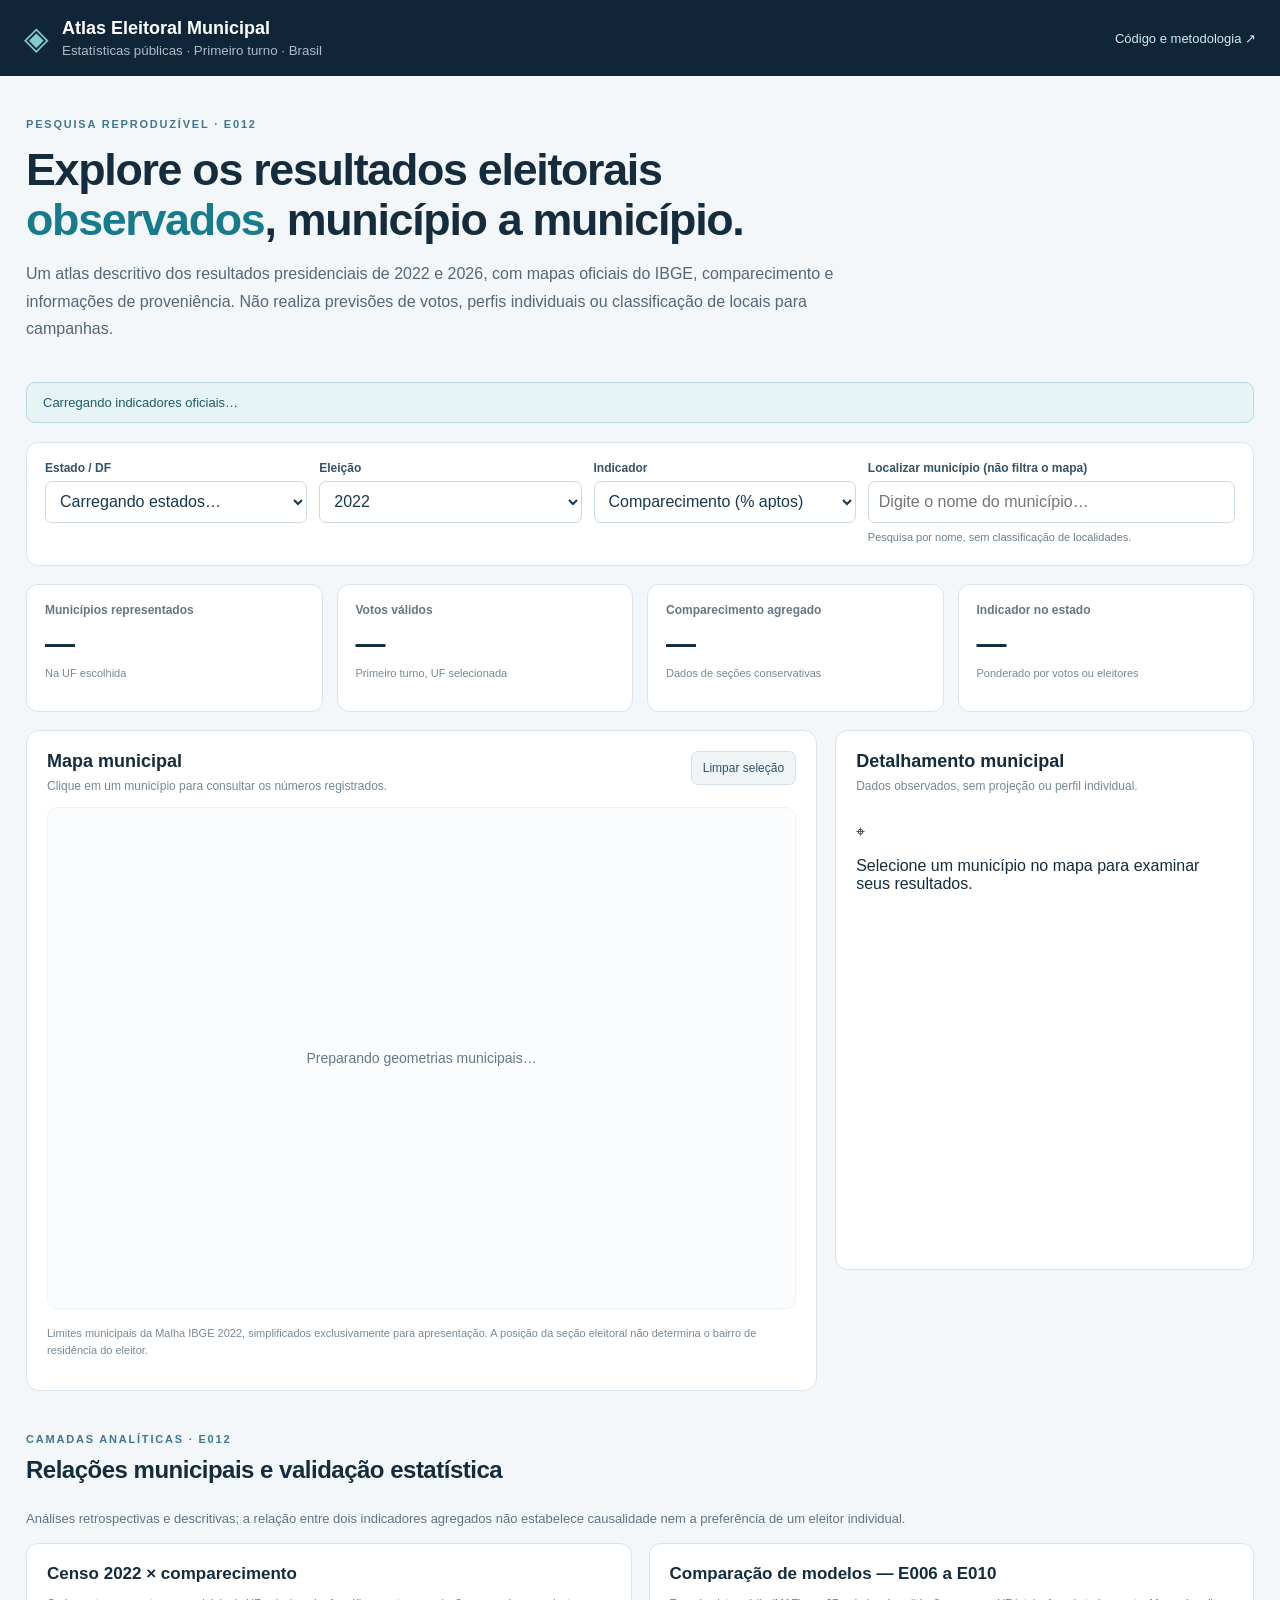
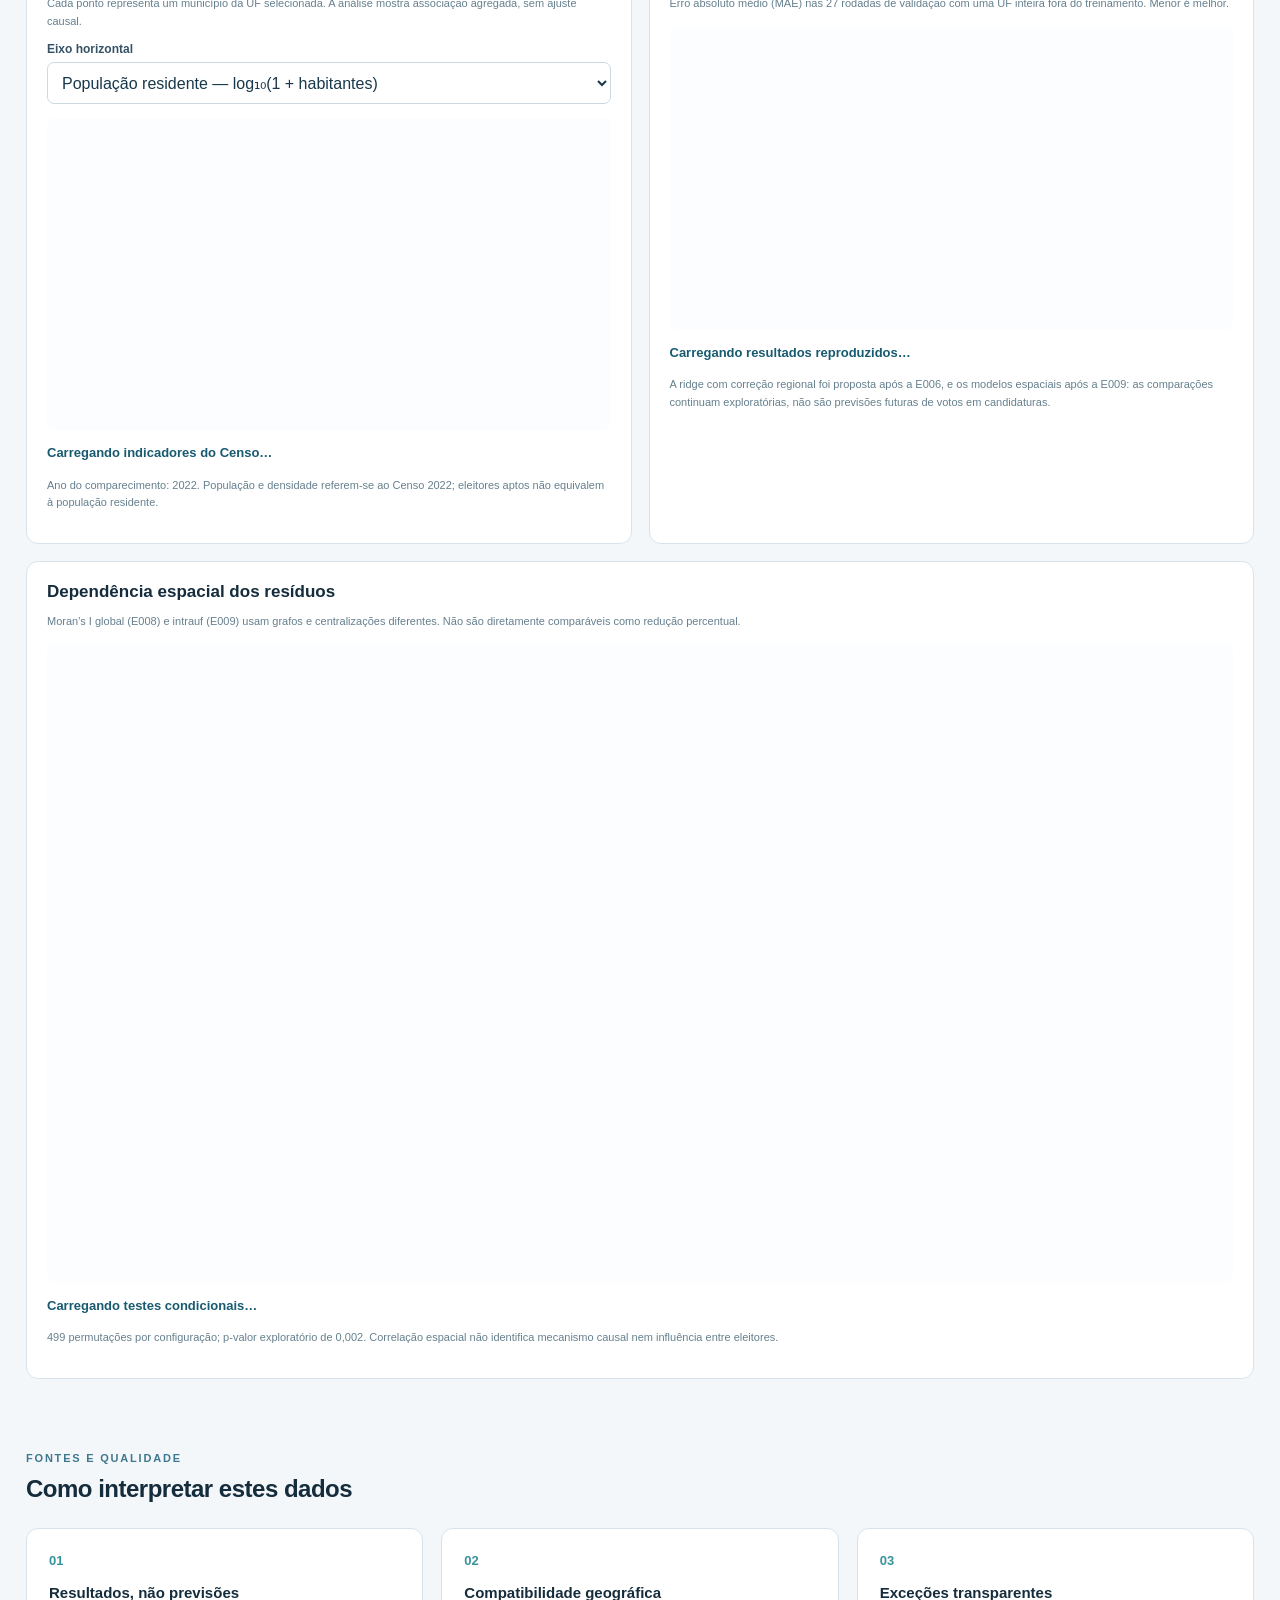
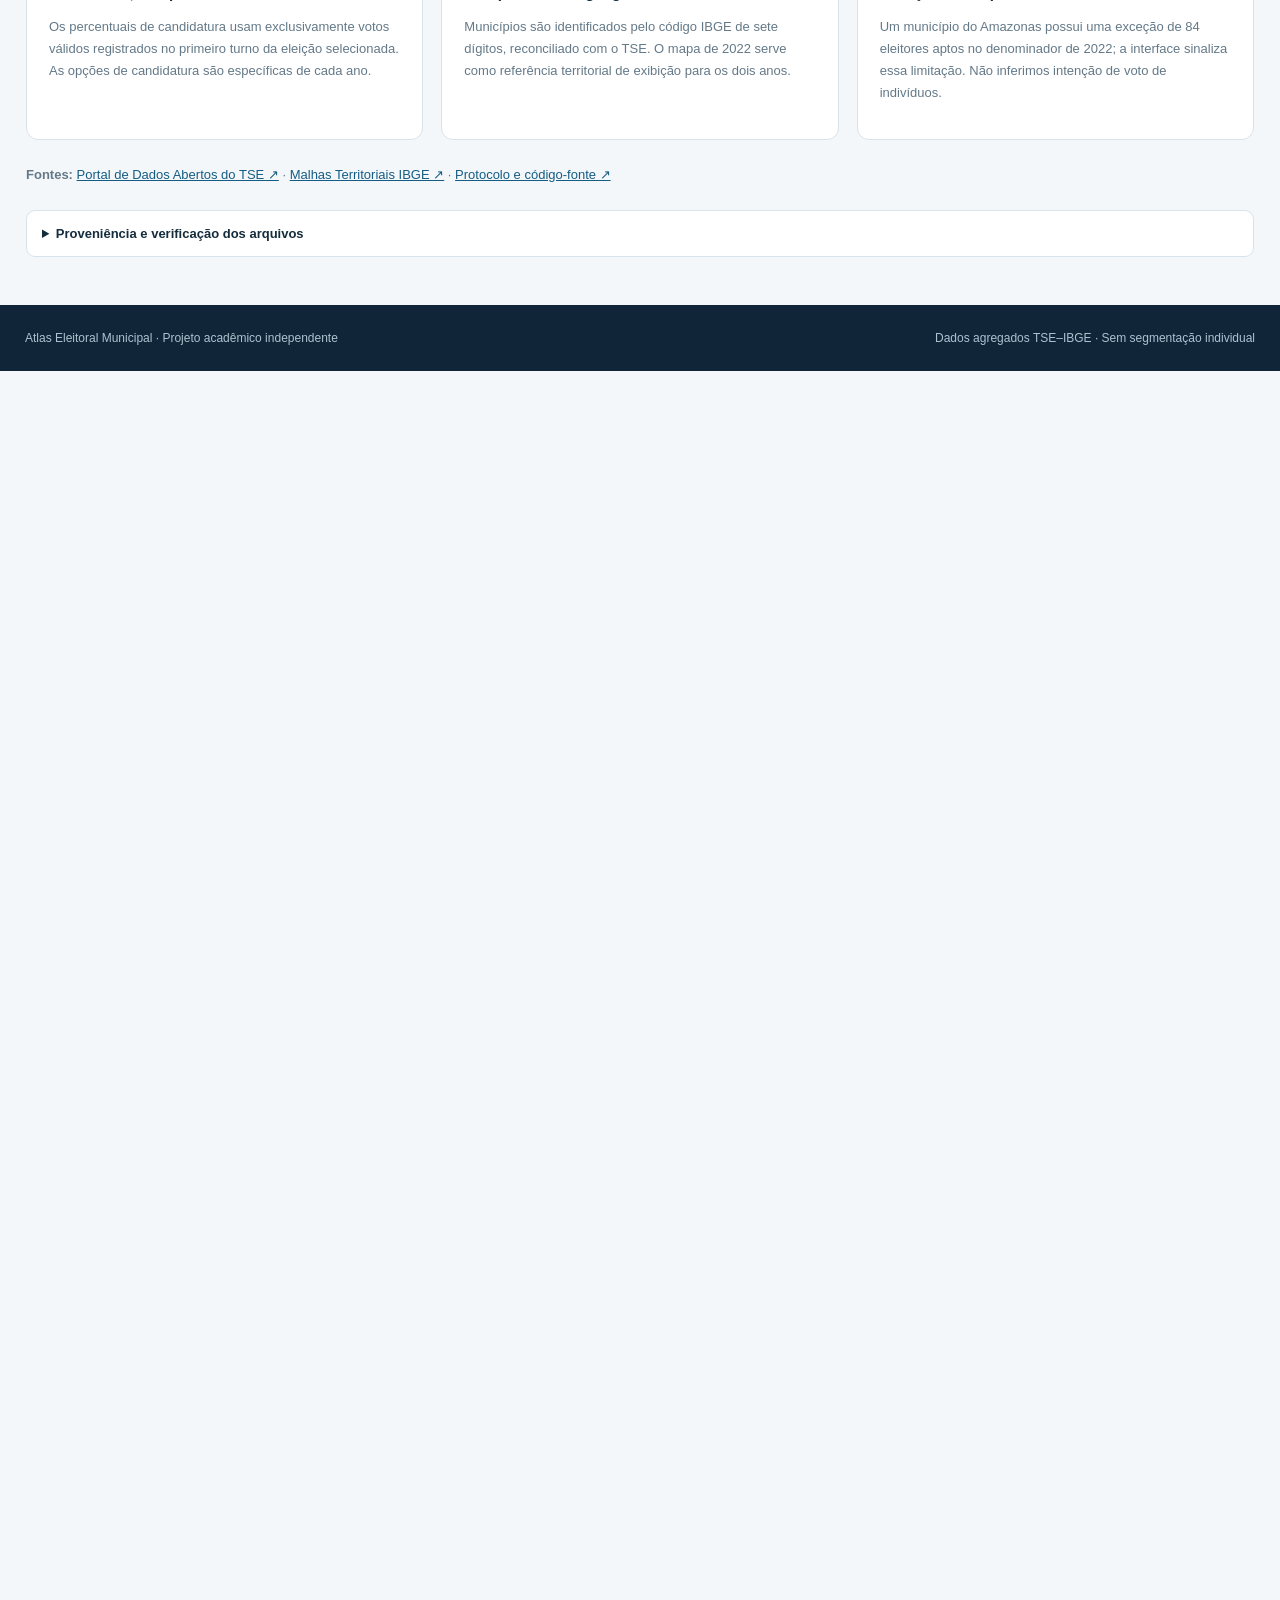
<file: docs/index.html>
<!doctype html>
<html lang="pt-BR">
<head>
  <meta charset="utf-8">
  <meta name="viewport" content="width=device-width, initial-scale=1">
  <meta http-equiv="refresh" content="0; url=./atlas/">
  <meta name="robots" content="index, follow">
  <title>Atlas Eleitoral Municipal — TSE e IBGE</title>
  <style>
    body { font: 17px/1.6 system-ui, sans-serif; max-width: 700px; margin: 12vh auto; padding: 0 24px; color: #153044; background: #f5f9fb; }
    a { color: #176984; }
  </style>
  <link rel="canonical" href="./atlas/">
</head>
<body>
  <main>
    <h1>Atlas Eleitoral Municipal</h1>
    <p>Você será redirecionado para o atlas de resultados eleitorais históricos.</p>
    <p><a href="./atlas/">Abrir o atlas municipal</a></p>
  </main>
</body>
</html>
</file>
